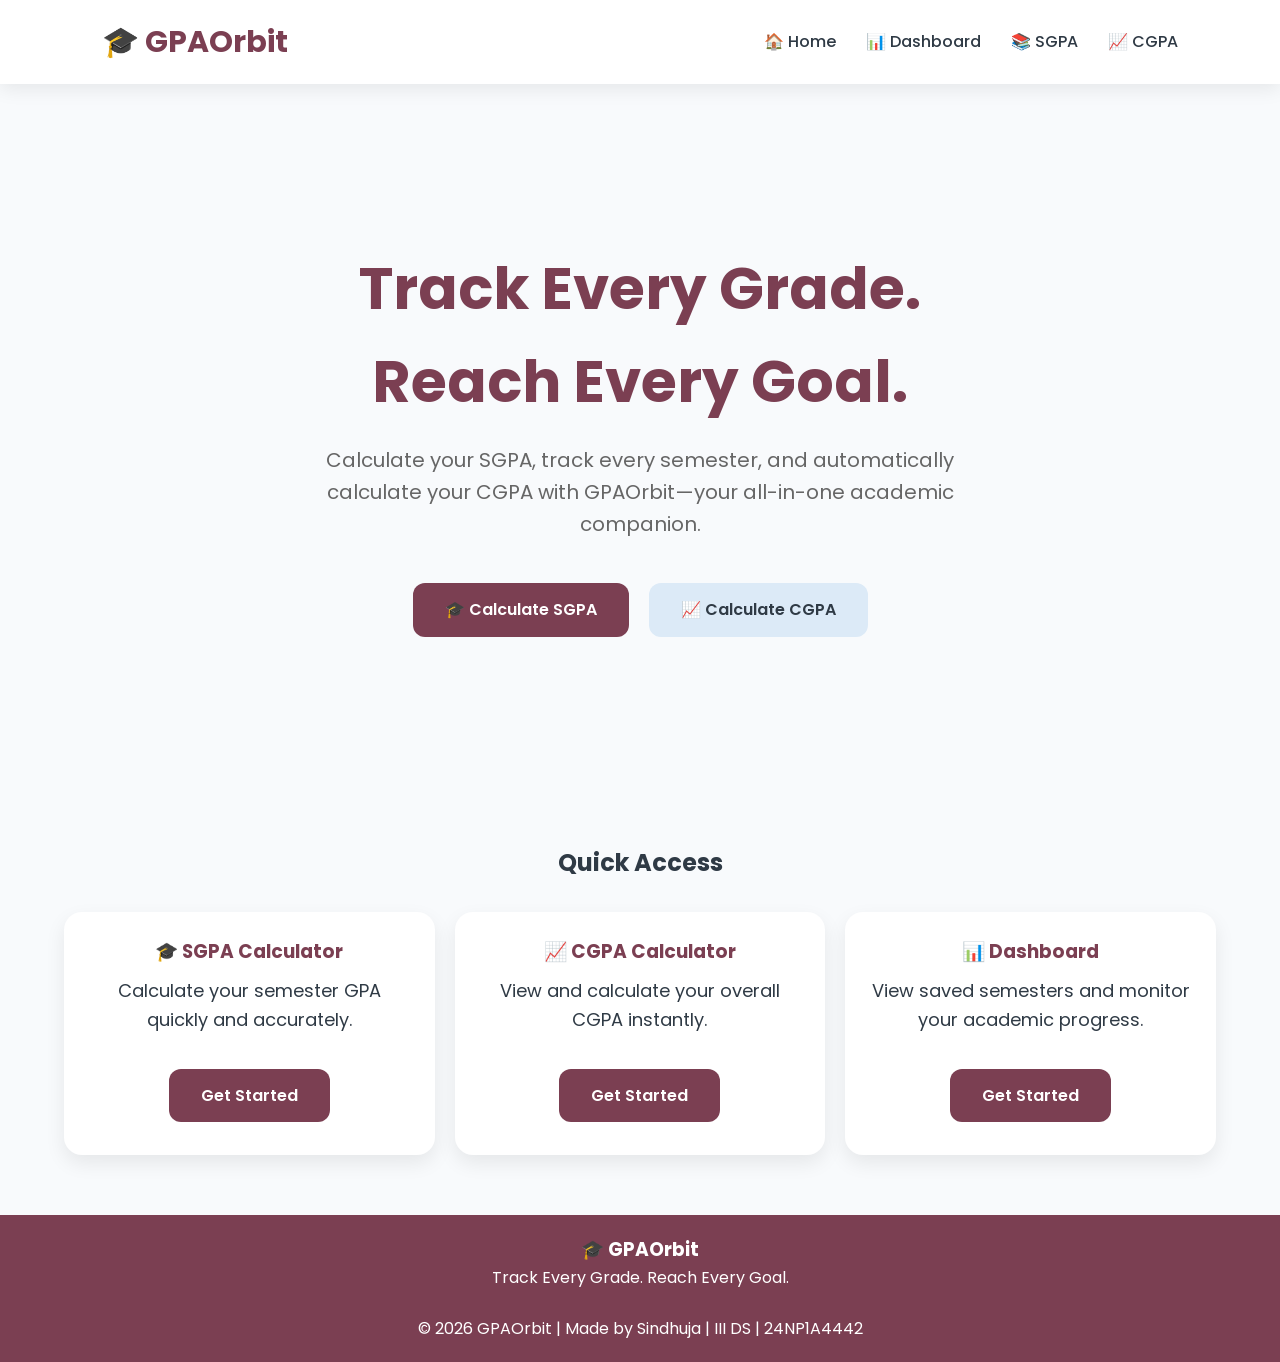
<file: index.html>
<!DOCTYPE html>
<html lang="en">
<head>
    <meta charset="UTF-8">
    <meta name="viewport" content="width=device-width, initial-scale=1.0">
    <title>GPAOrbit | Track Every Grade. Reach Every Goal.</title>

    <link rel="stylesheet" href="style.css">
</head>

<body>

<!-- Navigation -->

<nav>

    <div class="logo">🎓 GPAOrbit</div>

    <ul>
        <li><a href="index.html">🏠 Home</a></li>
        <li><a href="dashboard.html">📊 Dashboard</a></li>
        <li><a href="sgpa.html">📚 SGPA</a></li>
        <li><a href="cgpa.html">📈 CGPA</a></li>
    </ul>

</nav>

<!-- Hero -->

<section class="hero fade-in">

    <div class="hero-text">

        <h1>Track Every Grade.<br>Reach Every Goal.</h1>

        <p>
            Calculate your SGPA, track every semester, and automatically calculate
            your CGPA with GPAOrbit—your all-in-one academic companion.
        </p>

        <div class="buttons">

            <a href="sgpa.html" class="btn">
                🎓 Calculate SGPA
            </a>

            <a href="cgpa.html" class="btn secondary">
                📈 Calculate CGPA
            </a>

        </div>

    </div>

</section>

<!-- Quick Access -->

<div class="container fade-in">

    <h2 style="text-align:center; margin-bottom:30px;">
        Quick Access
    </h2>

    <div class="dashboard-grid">

        <div class="dashboard-card">

            <h3>🎓 SGPA Calculator</h3>

            <p>Calculate your semester GPA quickly and accurately.</p>

            <br>

            <a href="sgpa.html" class="btn">
                Get Started
            </a>

        </div>

        <div class="dashboard-card">

            <h3>📈 CGPA Calculator</h3>

            <p>View and calculate your overall CGPA instantly.</p>

            <br>

            <a href="cgpa.html" class="btn">
                Get Started
            </a>

        </div>

        <div class="dashboard-card">

            <h3>📊 Dashboard</h3>

            <p>View saved semesters and monitor your academic progress.</p>

            <br>

            <a href="dashboard.html" class="btn">
                Get Started
            </a>

        </div>

    </div>

</div>

<!-- Footer -->

<footer>

    <h3>🎓 GPAOrbit</h3>

    <p>Track Every Grade. Reach Every Goal.</p>

    <br>

    <p>© 2026 GPAOrbit | Made by Sindhuja | III DS | 24NP1A4442 </p>

</footer>

</body>
</html>
</file>
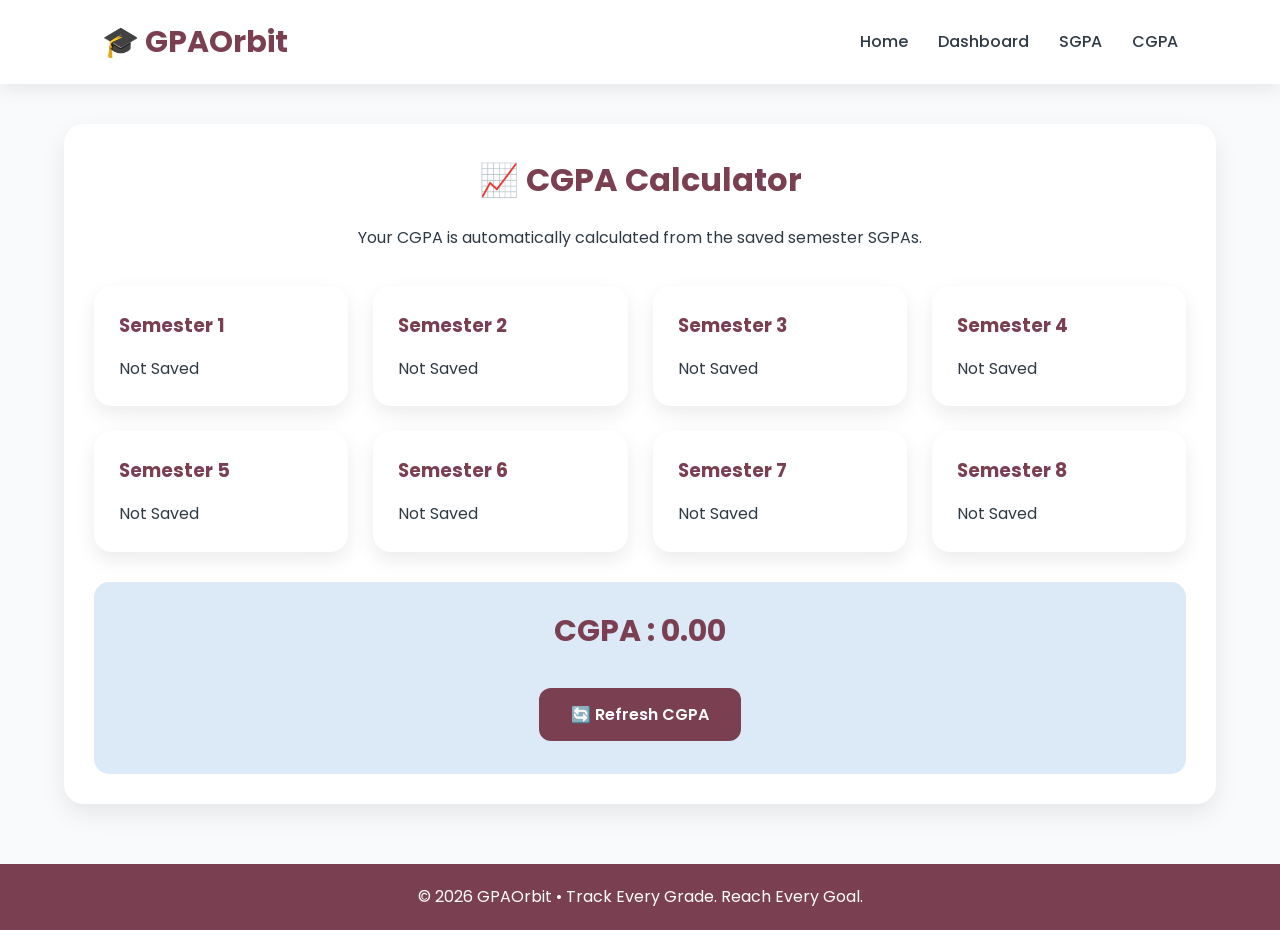
<file: cgpa.html>
<!DOCTYPE html>
<html lang="en">
<head>
    <meta charset="UTF-8">
    <meta name="viewport" content="width=device-width, initial-scale=1.0">
    <title>CGPA Calculator | GPAOrbit</title>
    <link rel="stylesheet" href="style.css">
</head>
<body>

<nav>
    <div class="logo">🎓 GPAOrbit</div>

    <ul>
        <li><a href="index.html">Home</a></li>
        <li><a href="dashboard.html">Dashboard</a></li>
        <li><a href="sgpa.html">SGPA</a></li>
        <li><a href="cgpa.html">CGPA</a></li>
    </ul>
</nav>

<div class="container fade-in">

    <div class="calculator">

        <h1>📈 CGPA Calculator</h1>

        <p style="text-align:center;margin-bottom:25px;">
            Your CGPA is automatically calculated from the saved semester SGPAs.
        </p>

        <div class="cgpa-grid">

            <div class="semester">
                <h3>Semester 1</h3>
                <p id="cgpaSem1">Not Saved</p>
            </div>

            <div class="semester">
                <h3>Semester 2</h3>
                <p id="cgpaSem2">Not Saved</p>
            </div>

            <div class="semester">
                <h3>Semester 3</h3>
                <p id="cgpaSem3">Not Saved</p>
            </div>

            <div class="semester">
                <h3>Semester 4</h3>
                <p id="cgpaSem4">Not Saved</p>
            </div>

            <div class="semester">
                <h3>Semester 5</h3>
                <p id="cgpaSem5">Not Saved</p>
            </div>

            <div class="semester">
                <h3>Semester 6</h3>
                <p id="cgpaSem6">Not Saved</p>
            </div>

            <div class="semester">
                <h3>Semester 7</h3>
                <p id="cgpaSem7">Not Saved</p>
            </div>

            <div class="semester">
                <h3>Semester 8</h3>
                <p id="cgpaSem8">Not Saved</p>
            </div>

        </div>

        <div class="result-card">

            <h2 id="cgpaResult">
                CGPA : 0.00
            </h2>

            <br>

            <button class="btn" onclick="calculateCGPA()">
                🔄 Refresh CGPA
            </button>

        </div>

    </div>

</div>

<footer>
    © 2026 GPAOrbit • Track Every Grade. Reach Every Goal.
</footer>

<script src="script.js"></script>

</body>
</html>
</file>
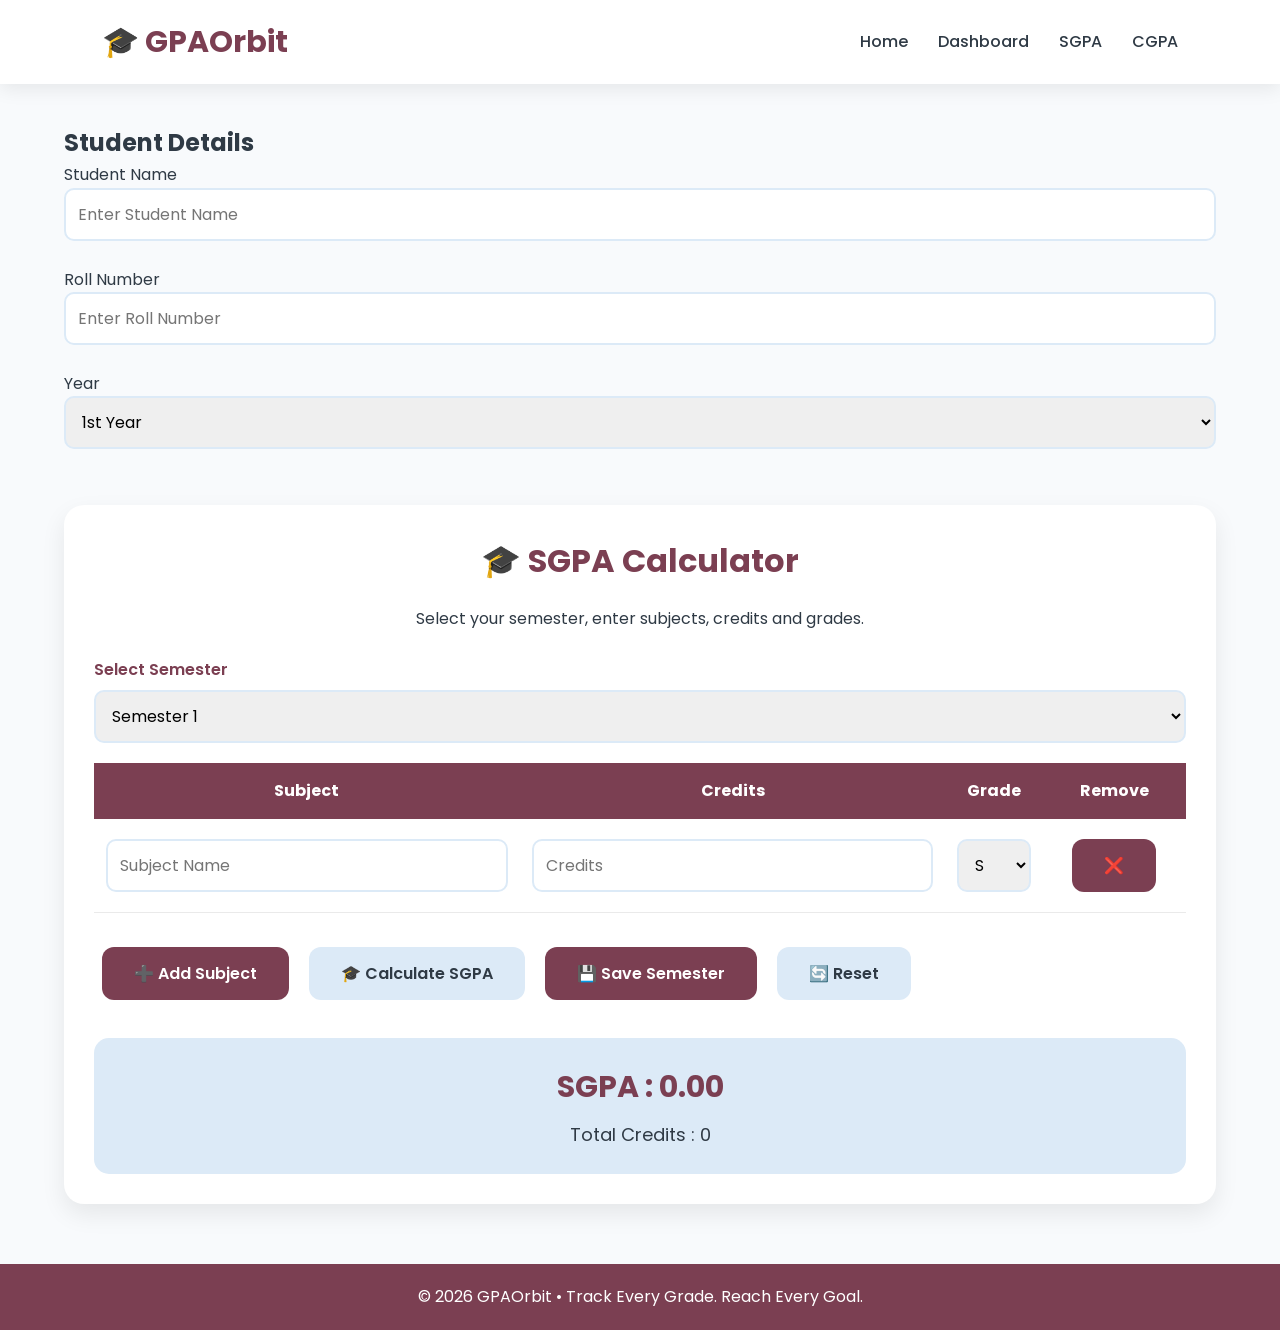
<file: sgpa.html>
<!DOCTYPE html>
<html lang="en">
<head>
    <meta charset="UTF-8">
    <meta name="viewport" content="width=device-width, initial-scale=1.0">
    <title>SGPA Calculator | GPAOrbit</title>
    <link rel="stylesheet" href="style.css">
</head>

<body>

<nav>
    <div class="logo">🎓 GPAOrbit</div>

    <ul>
        <li><a href="index.html">Home</a></li>
        <li><a href="dashboard.html">Dashboard</a></li>
        <li><a href="sgpa.html">SGPA</a></li>
        <li><a href="cgpa.html">CGPA</a></li>
    </ul>
</nav>

<div class="container fade-in">
    <h2>Student Details</h2>

<label>Student Name</label><br>
<input type="text" id="studentName" placeholder="Enter Student Name"><br><br>

<label>Roll Number</label><br>
<input type="text" id="rollNo" placeholder="Enter Roll Number"><br><br>

<label>Year</label><br>
<select id="year">
    <option>1st Year</option>
    <option>2nd Year</option>
    <option>3rd Year</option>
    <option>4th Year</option>
</select>

<br><br>

<div class="calculator">

<h1>🎓 SGPA Calculator</h1>

<p style="text-align:center;margin-bottom:25px;">
Select your semester, enter subjects, credits and grades.
</p>

<div class="semester-select">

<label>Select Semester</label>

<select id="semester">
    <option value="1">Semester 1</option>
    <option value="2">Semester 2</option>
    <option value="3">Semester 3</option>
    <option value="4">Semester 4</option>
    <option value="5">Semester 5</option>
    <option value="6">Semester 6</option>
    <option value="7">Semester 7</option>
    <option value="8">Semester 8</option>
</select>

</div>

<table id="subjectTable">

<tr>
    <th>Subject</th>
    <th>Credits</th>
    <th>Grade</th>
    <th>Remove</th>
</tr>

<tr>

<td>
<input type="text" placeholder="Subject Name">
</td>

<td>
<input
type="number"
class="credit"
placeholder="Credits"
min="0.5"
step="0.5">
</td>

<td>

<select class="grade">
<option value="10">S</option>
<option value="9">A</option>
<option value="8">B</option>
<option value="7">C</option>
<option value="6">D</option>
<option value="5">E</option>
<option value="0">F</option>
</select>

</td>

<td style="text-align:center;">
<button onclick="removeRow(this)" class="btn">
❌
</button>
</td>

</tr>

</table>

<br>

<button class="btn" onclick="addSubject()">
➕ Add Subject
</button>

<button class="btn secondary" onclick="calculateSGPA()">
🎓 Calculate SGPA
</button>

<button class="btn" onclick="saveSemester()">
💾 Save Semester
</button>

<button class="btn secondary" onclick="resetSemester()">
🔄 Reset
</button>

<div class="result-card">

<h2 id="result">
SGPA : 0.00
</h2>

<p id="totalCredits">
Total Credits : 0
</p>

</div>
</div>

</div>

<footer>
    © 2026 GPAOrbit • Track Every Grade. Reach Every Goal.
</footer>

<script src="script.js"></script>

</body>
</html>
</file>
<file: style.css>
/* ===================================
   GPAOrbit v1.0
   Theme: Powder Blue + Vintage Wine
=================================== */

@import url('https://fonts.googleapis.com/css2?family=Poppins:wght@300;400;500;600;700&display=swap');

*{
    margin:0;
    padding:0;
    box-sizing:border-box;
    font-family:'Poppins',sans-serif;
}

html{
    scroll-behavior:smooth;
}

body{
    background:#F8FAFC;
    color:#2F3A45;
    line-height:1.6;
}

/* ==========================
   Navigation
========================== */

nav{
    width:100%;
    display:flex;
    justify-content:space-between;
    align-items:center;
    padding:18px 8%;
    background:#ffffff;
    position:sticky;
    top:0;
    z-index:1000;
    box-shadow:0 5px 18px rgba(0,0,0,.08);
}

.logo{
    font-size:30px;
    font-weight:700;
    color:#7B3F52;
}

nav ul{
    display:flex;
    list-style:none;
    gap:30px;
}

nav ul li a{
    text-decoration:none;
    color:#2F3A45;
    font-weight:500;
    transition:.3s;
}

nav ul li a:hover{
    color:#7B3F52;
}

/* ==========================
   Container
========================== */

.container{
    width:90%;
    max-width:1200px;
    margin:40px auto;
}

/* ==========================
   Hero Section
========================== */

.hero{
    min-height:80vh;
    display:flex;
    justify-content:center;
    align-items:center;
    text-align:center;
}

.hero h1{
    font-size:58px;
    color:#7B3F52;
    margin-bottom:15px;
}

.hero p{
    font-size:20px;
    color:#666;
    max-width:700px;
    margin:auto;
}

/* ==========================
   Buttons
========================== */

.buttons{
    margin-top:35px;
}

.btn{
    display:inline-block;
    padding:14px 32px;
    border:none;
    border-radius:12px;
    cursor:pointer;
    text-decoration:none;
    font-size:16px;
    font-weight:600;
    transition:.3s;
    background:#7B3F52;
    color:white;
    margin:8px;
}

.btn:hover{
    background:#5C2F3F;
    transform:translateY(-3px);
}

.secondary{
    background:#DCEAF7;
    color:#2F3A45;
}

.secondary:hover{
    background:#C9DDF0;
}
/* ===================================
   Feature Cards
=================================== */

.features{
    display:grid;
    grid-template-columns:repeat(auto-fit,minmax(280px,1fr));
    gap:25px;
    margin-top:60px;
}

.card{
    background:#ffffff;
    border-radius:20px;
    padding:30px;
    box-shadow:0 10px 25px rgba(0,0,0,.08);
    transition:.3s;
}

.card:hover{
    transform:translateY(-8px);
}

.card h2{
    color:#7B3F52;
    margin-bottom:15px;
}

.card p{
    color:#666;
    line-height:1.7;
}

/* ===================================
   Calculator Container
=================================== */

.calculator{
    background:#ffffff;
    border-radius:20px;
    padding:30px;
    margin-top:30px;
    box-shadow:0 10px 25px rgba(0,0,0,.08);
}

.calculator h1{
    color:#7B3F52;
    margin-bottom:20px;
    text-align:center;
}

/* ===================================
   Inputs
=================================== */

input,
select{
    width:100%;
    padding:12px;
    border:2px solid #DCEAF7;
    border-radius:10px;
    font-size:16px;
    transition:.3s;
}

input:focus,
select:focus{
    outline:none;
    border-color:#7B3F52;
}

/* ===================================
   Table
=================================== */

table{
    width:100%;
    border-collapse:collapse;
    margin-top:20px;
}

th{
    background:#7B3F52;
    color:white;
    padding:15px;
}

td{
    padding:12px;
    border-bottom:1px solid #EAEAEA;
}

/* ===================================
   Result Card
=================================== */

.result-card{
    background:#DCEAF7;
    margin-top:30px;
    padding:25px;
    border-radius:15px;
    text-align:center;
}

.result-card h2{
    color:#7B3F52;
    font-size:30px;
}

.result-card p{
    margin-top:10px;
    font-size:18px;
}

/* ===================================
   Dashboard Cards
=================================== */

.dashboard-grid{
    display:grid;
    grid-template-columns:repeat(auto-fit,minmax(250px,1fr));
    gap:20px;
    margin-top:30px;
}

.dashboard-card{
    background:#ffffff;
    padding:25px;
    border-radius:18px;
    box-shadow:0 8px 20px rgba(0,0,0,.08);
    text-align:center;
}

.dashboard-card h3{
    color:#7B3F52;
    margin-bottom:10px;
}

.dashboard-card p{
    font-size:18px;
}
/* ===================================
   Semester Grid
=================================== */

.cgpa-grid{
    display:grid;
    grid-template-columns:repeat(auto-fit,minmax(230px,1fr));
    gap:25px;
    margin-top:35px;
}

.semester{
    background:#ffffff;
    border-radius:18px;
    padding:25px;
    box-shadow:0 8px 20px rgba(0,0,0,.08);
    transition:.3s;
}

.semester:hover{
    transform:translateY(-6px);
}

.semester h3{
    color:#7B3F52;
    margin-bottom:15px;
}

.semester label{
    display:block;
    font-weight:600;
    color:#2F3A45;
    margin-bottom:8px;
}

/* ===================================
   Progress Bar
=================================== */

.progress{
    width:100%;
    height:14px;
    background:#E8EEF5;
    border-radius:20px;
    overflow:hidden;
    margin-top:25px;
}

.progress-bar{
    height:100%;
    width:0%;
    background:#7B3F52;
    border-radius:20px;
    transition:width .5s ease;
}

/* ===================================
   Dashboard Stats
=================================== */

.stats{
    display:grid;
    grid-template-columns:repeat(auto-fit,minmax(220px,1fr));
    gap:20px;
    margin:35px 0;
}

.stat-card{
    background:#ffffff;
    padding:25px;
    border-radius:18px;
    text-align:center;
    box-shadow:0 8px 20px rgba(0,0,0,.08);
}

.stat-card h2{
    color:#7B3F52;
    font-size:32px;
}

.stat-card p{
    color:#666;
    margin-top:8px;
}

/* ===================================
   Footer
=================================== */

footer{
    margin-top:60px;
    padding:20px;
    background:#7B3F52;
    color:white;
    text-align:center;
}

/* ===================================
   Small Animation
=================================== */

.fade-in{
    animation:fadeIn .7s ease;
}

@keyframes fadeIn{

    from{
        opacity:0;
        transform:translateY(20px);
    }

    to{
        opacity:1;
        transform:translateY(0);
    }

}
/* ===================================
   Hover Effects
=================================== */

button,
.btn,
.card,
.semester,
.dashboard-card,
.stat-card{
    transition:all .3s ease;
}

button:hover,
.btn:hover{
    transform:translateY(-3px);
}

.card:hover,
.semester:hover,
.dashboard-card:hover,
.stat-card:hover{
    transform:translateY(-6px);
    box-shadow:0 15px 35px rgba(0,0,0,.12);
}

/* ===================================
   Semester Selector
=================================== */

.semester-select{
    margin:20px 0;
}

.semester-select label{
    display:block;
    margin-bottom:8px;
    font-weight:600;
    color:#7B3F52;
}

/* ===================================
   Responsive
=================================== */

@media (max-width:992px){

    .hero h1{
        font-size:42px;
    }

    .container{
        width:95%;
    }

}

@media (max-width:768px){

    nav{
        flex-direction:column;
        gap:15px;
        padding:20px;
    }

    nav ul{
        flex-wrap:wrap;
        justify-content:center;
        gap:15px;
    }

    .hero{
        min-height:60vh;
        padding:30px 20px;
    }

    .hero h1{
        font-size:34px;
    }

    .hero p{
        font-size:16px;
    }

    table{
        display:block;
        overflow-x:auto;
    }

    .features,
    .dashboard-grid,
    .cgpa-grid,
    .stats{
        grid-template-columns:1fr;
    }

    .btn{
        width:100%;
        margin:10px 0;
    }

}

@media (max-width:480px){

    .logo{
        font-size:24px;
    }

    h1{
        font-size:28px;
    }

    .container{
        padding:15px;
    }

}
</file>
